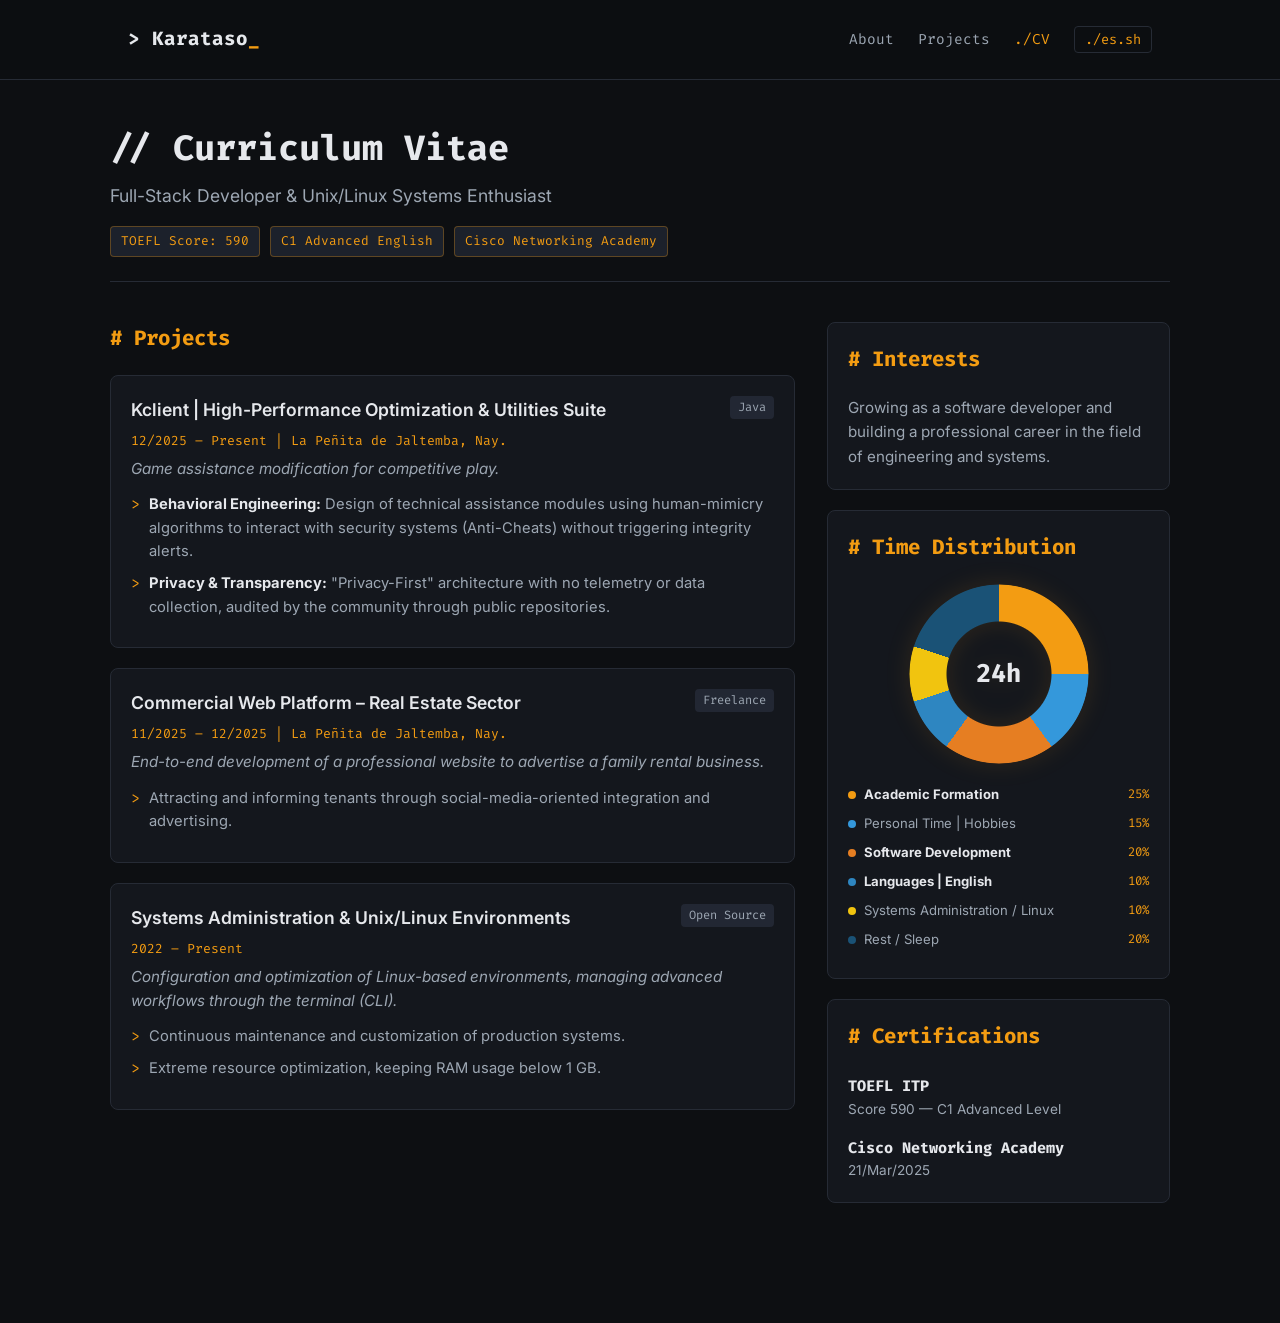
<file: cv.html>
<!DOCTYPE html>
<html lang="en">
<head>
    <meta charset="UTF-8">
    <meta name="viewport" content="width=device-width, initial-scale=1.0">
    <title data-i18n="cv.title">Curriculum Vitae | Karataso</title>
    <link rel="stylesheet" href="styles/cv.css">
    <link rel="preconnect" href="https://fonts.googleapis.com">
    <link rel="preconnect" href="https://fonts.gstatic.com" crossorigin>
    <link href="https://fonts.googleapis.com/css2?family=Fira+Code:wght@400;500;700&family=Inter:wght@300;400;600&display=swap" rel="stylesheet">
    <script src="scripts/lang.js" defer></script>
</head>
<body>

    <nav class="navbar">
        <a href="index.html" class="logo">&gt; Karataso<span>_</span></a>
        <div class="nav-links">
            <a href="index.html#about">About</a>
            <a href="index.html#projects">Projects</a>
            <a href="cv.html" class="active">./CV</a>
            <button id="lang-toggle" class="nav-lang" type="button">./es.sh</button>
        </div>
    </nav>

    <main class="cv-container">
        
        <header class="cv-header">
            <h1 class="glitch-title" data-i18n="cv.heading">// Curriculum Vitae</h1>
            <p class="subtitle" data-i18n="cv.subtitle">Full-Stack Developer & Unix/Linux Systems Enthusiast</p>
            <div class="header-badges">
                <span class="badge" data-i18n="cv.badge1">TOEFL Score: 590</span>
                <span class="badge" data-i18n="cv.badge2">C1 Advanced English</span>
                <span class="badge" data-i18n="cv.badge3">Cisco Networking Academy</span>
            </div>
        </header>

        <div class="cv-grid">
            
            <section class="cv-main">
                
                <h2 class="section-title"><span>#</span> <span data-i18n="cv.projects.title">Projects</span></h2>

                <article class="cv-card">
                    <div class="card-header">
                        <h3 data-i18n="cv.kclient.h">Kclient | High-Performance Optimization & Utilities Suite</h3>
                        <span class="tech-tag">Java</span>
                    </div>
                    <p class="meta" data-i18n="cv.kclient.meta">12/2025 – Present | La Peñita de Jaltemba, Nay.</p>
                    <p class="role-desc" data-i18n="cv.kclient.desc">Game assistance modification for competitive play.</p>
                    <ul>
                        <li><strong data-i18n="cv.kclient.b1h">Behavioral Engineering:</strong> <span data-i18n="cv.kclient.b1">Design of technical assistance modules using human-mimicry algorithms to interact with security systems (Anti-Cheats) without triggering integrity alerts.</span></li>
                        <li><strong data-i18n="cv.kclient.b2h">Privacy & Transparency:</strong> <span data-i18n="cv.kclient.b2">"Privacy-First" architecture with no telemetry or data collection, audited by the community through public repositories.</span></li>
                    </ul>
                </article>

                <article class="cv-card">
                    <div class="card-header">
                        <h3 data-i18n="cv.realty.h">Commercial Web Platform – Real Estate Sector</h3>
                        <span class="tech-tag">Freelance</span>
                    </div>
                    <p class="meta" data-i18n="cv.realty.meta">11/2025 – 12/2025 | La Peñita de Jaltemba, Nay.</p>
                    <p class="role-desc" data-i18n="cv.realty.desc">End-to-end development of a professional website to advertise a family rental business.</p>
                    <ul>
                        <li><span data-i18n="cv.realty.b1">Attracting and informing tenants through social-media-oriented integration and advertising.</span></li>
                    </ul>
                </article>

                <article class="cv-card">
                    <div class="card-header">
                        <h3 data-i18n="cv.linux.h">Systems Administration & Unix/Linux Environments</h3>
                        <span class="tech-tag">Open Source</span>
                    </div>
                    <p class="meta" data-i18n="cv.linux.meta">2022 – Present</p>
                    <p class="role-desc" data-i18n="cv.linux.desc">Configuration and optimization of Linux-based environments, managing advanced workflows through the terminal (CLI).</p>
                    <ul>
                        <li><span data-i18n="cv.linux.b1">Continuous maintenance and customization of production systems.</span></li>
                        <li><span data-i18n="cv.linux.b2">Extreme resource optimization, keeping RAM usage below 1 GB.</span></li>
                    </ul>
                </article>

            </section>

            <aside class="cv-sidebar">
                
                <div class="sidebar-block">
                    <h2 class="section-title"><span>#</span> <span data-i18n="cv.interests.title">Interests</span></h2>
                    <p class="interest-text" data-i18n="cv.interests.text">Growing as a software developer and building a professional career in the field of engineering and systems.</p>
                </div>

                <div class="sidebar-block">
                    <h2 class="section-title"><span>#</span> <span data-i18n="cv.time.title">Time Distribution</span></h2>
                    <div class="donut-wrapper">
                        <div class="donut-chart">
                            <div class="donut-ring"></div>
                            <div class="donut-center">
                                <span class="donut-center-text">24h</span>
                            </div>
                        </div>
                        <ul class="donut-legend">
                            <li><span class="dot a"></span> <strong data-i18n="cv.time.a">Academic Formation</strong> <span class="pct">25%</span></li>
                            <li><span class="dot b"></span> <span data-i18n="cv.time.b">Personal Time | Hobbies</span> <span class="pct">15%</span></li>
                            <li><span class="dot c"></span> <strong data-i18n="cv.time.c">Software Development</strong> <span class="pct">20%</span></li>
                            <li><span class="dot d"></span> <strong data-i18n="cv.time.d">Languages | English</strong> <span class="pct">10%</span></li>
                            <li><span class="dot e"></span> <span data-i18n="cv.time.e">Systems Admin / Linux</span> <span class="pct">10%</span></li>
                            <li><span class="dot f"></span> <span data-i18n="cv.time.f">Rest / Sleep</span> <span class="pct">20%</span></li>
                        </ul>
                    </div>
                </div>

                <div class="sidebar-block">
                    <h2 class="section-title"><span>#</span> <span data-i18n="cv.certs.title">Certifications</span></h2>
                    <div class="cert-item">
                        <strong>TOEFL ITP</strong>
                        <p data-i18n="cv.certs.toefl.p">Score 590 — C1 Advanced Level</p>
                    </div>
                    <div class="cert-item">
                        <strong>Cisco Networking Academy</strong>
                        <p>21/Mar/2025</p>
                    </div>
                </div>

            </aside>

        </div>
    </main>

</body>
</html>
</file>
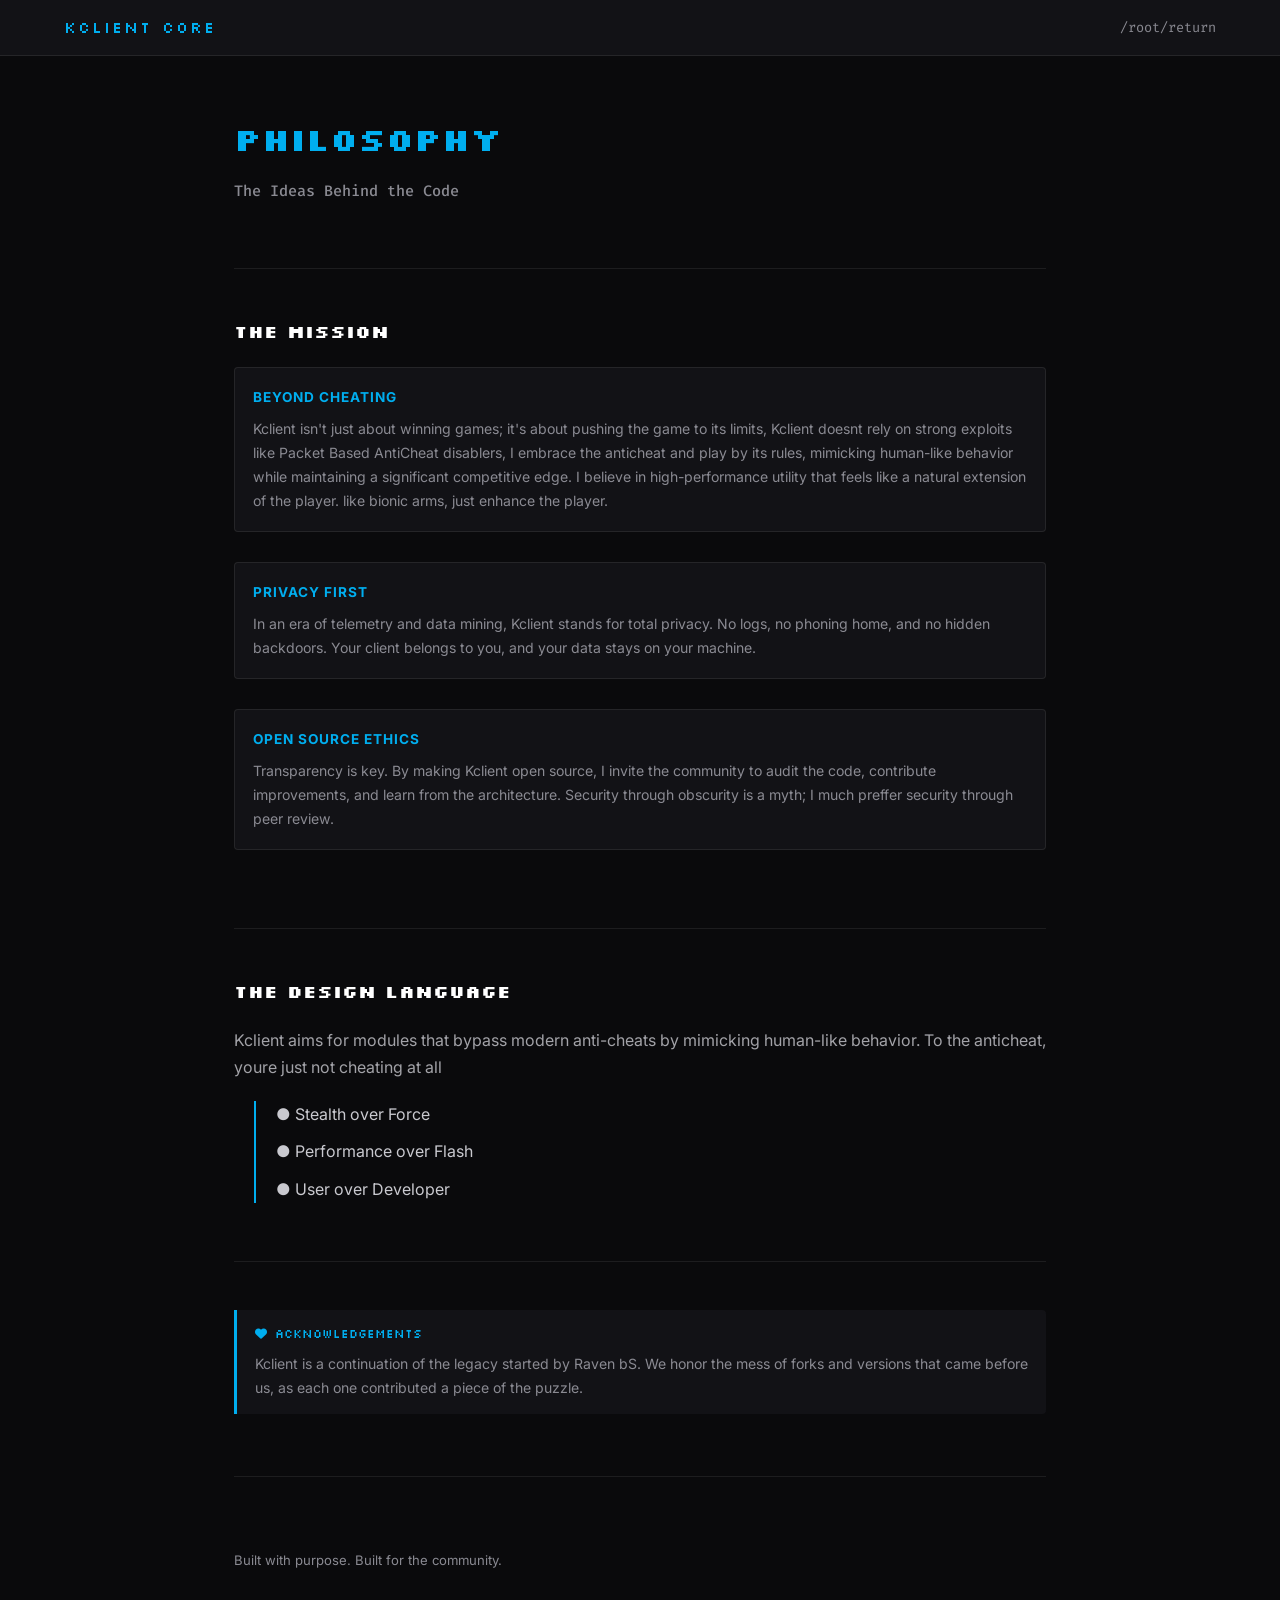
<file: Philosophy.html>
<!DOCTYPE html>
<html lang="en">
<head>
    <meta charset="UTF-8">
    <meta name="viewport" content="width=device-width, initial-scale=1.0">
    <title>Kclient | Philosophy & Vision</title>
    <link rel="stylesheet" href="styles/kclient.css">
    <link rel="stylesheet" href="https://cdnjs.cloudflare.com/ajax/libs/font-awesome/6.0.0-beta3/css/all.min.css">
</head>
<body>
    <header>
        <div class="nav-brand">KCLIENT CORE</div>
        <a href="Kclient.html" class="back-link">/root/return</a>
    </header>

    <main>
        <section class="hero">
            <h1>PHILOSOPHY</h1>
            <h3>The Ideas Behind the Code</h3>
        </section>

        <section id="mission">
            <h2>THE MISSION</h2>
            <div class="feature-box" style="margin-bottom: 30px;">
                <h3>Beyond Cheating</h3>
                <p>Kclient isn't just about winning games; it's about pushing the game to its limits, Kclient doesnt rely on strong exploits like Packet Based AntiCheat disablers, I embrace the anticheat and play by its rules, mimicking human-like behavior while maintaining a significant competitive edge. I believe in high-performance utility that feels like a natural extension of the player. like bionic arms, just enhance the player.</p>
            </div>
            
            <div class="feature-box" style="margin-bottom: 30px;">
                <h3>Privacy First</h3>
                <p>In an era of telemetry and data mining, Kclient stands for total privacy. No logs, no phoning home, and no hidden backdoors. Your client belongs to you, and your data stays on your machine.</p>
            </div>

            <div class="feature-box" style="margin-bottom: 30px;">
                <h3>Open Source Ethics</h3>
                <p>Transparency is key. By making Kclient open source, I invite the community to audit the code, contribute improvements, and learn from the architecture. Security through obscurity is a myth; I much preffer security through peer review.</p>
            </div>
        </section>

        <section id="vision">
            <h2>THE DESIGN LANGUAGE</h2>
            <p style="opacity: 0.8; margin-bottom: 20px;"> Kclient aims for modules that bypass modern anti-cheats by mimicking human-like behavior. To the anticheat, youre just not cheating at all</p>
            <ul style="list-style: none; margin-left: 20px; border-left: 2px solid var(--k-blue); padding-left: 20px;">
                <li style="margin-bottom: 10px;">● Stealth over Force</li>
                <li style="margin-bottom: 10px;">● Performance over Flash</li>
                <li style="margin-bottom: 10px;">● User over Developer</li>
            </ul>
        </section>

        <section id="thanks">
            <div class="callout credits">
                <div class="callout-header"><i class="fa-solid fa-heart"></i> Acknowledgements</div>
                <p>Kclient is a continuation of the legacy started by Raven bS. We honor the mess of forks and versions that came before us, as each one contributed a piece of the puzzle.</p>
            </div>
        </section>
    </main>

    <footer style="margin-top: 40px;">
        <p>Built with purpose. Built for the community.</p>
    </footer>
</body>
</html>
</file>
<file: styles/cv.css>
:root {
    --bg-color: #0d0f12;
    --card-bg: #14171d;
    --border-color: #262b35;
    --text-primary: #e6e8ec;
    --text-secondary: #9da7b3;
    --accent-orange: #f39c12;
    --accent-blue: #3498db;
    --font-mono: 'Fira Code', monospace;
    --font-sans: 'Inter', sans-serif;
}

* {
    box-sizing: border-box;
    margin: 0;
    padding: 0;
}

body {
    background-color: var(--bg-color);
    color: var(--text-primary);
    font-family: var(--font-sans);
    line-height: 1.6;
    padding-bottom: 60px;
}

/* Navigation */
.navbar {
    display: flex;
    justify-content: space-between;
    align-items: center;
    padding: 24px 10%;
    background-color: rgba(13, 15, 18, 0.9);
    border-bottom: 1px solid var(--border-color);
    position: sticky;
    top: 0;
    backdrop-filter: blur(8px);
    z-index: 100;
}

.logo {
    font-family: var(--font-mono);
    font-weight: 700;
    font-size: 1.2rem;
    color: var(--text-primary);
    text-decoration: none;
}

.logo span {
    color: var(--accent-orange);
}

.nav-links a {
    color: var(--text-secondary);
    text-decoration: none;
    margin-left: 20px;
    font-family: var(--font-mono);
    font-size: 0.9rem;
    transition: color 0.2s;
}

.nav-links a:hover,
.nav-links a.active {
    color: var(--accent-orange);
}

.nav-lang {
    background: none;
    border: 1px solid var(--border-color);
    border-radius: 4px;
    font-family: var(--font-mono);
    font-size: 0.85rem;
    color: var(--accent-orange);
    padding: 4px 10px;
    margin-left: 20px;
    cursor: pointer;
    transition: border-color 0.2s, color 0.2s;
}

.nav-lang:hover {
    border-color: var(--accent-orange);
    color: var(--accent-orange);
}

/* Layout */
.cv-container {
    max-width: 1100px;
    margin: 40px auto;
    padding: 0 20px;
}

.cv-header {
    margin-bottom: 40px;
    border-bottom: 1px solid var(--border-color);
    padding-bottom: 24px;
}

.glitch-title {
    font-family: var(--font-mono);
    font-size: 2.2rem;
    color: var(--text-primary);
}

.subtitle {
    color: var(--text-secondary);
    font-size: 1.1rem;
    margin-top: 6px;
}

.header-badges {
    display: flex;
    gap: 10px;
    margin-top: 16px;
    flex-wrap: wrap;
}

.badge {
    font-family: var(--font-mono);
    font-size: 0.8rem;
    background-color: #1c212b;
    color: var(--accent-orange);
    border: 1px solid rgba(243, 156, 18, 0.3);
    padding: 4px 10px;
    border-radius: 4px;
}

/* Grid System */
.cv-grid {
    display: grid;
    grid-template-columns: 2fr 1fr;
    gap: 32px;
}

@media (max-width: 768px) {
    .cv-grid {
        grid-template-columns: 1fr;
    }
}

.section-title {
    font-family: var(--font-mono);
    font-size: 1.3rem;
    margin-bottom: 20px;
    color: var(--text-primary);
}

.section-title span {
    color: var(--accent-orange);
}

/* Cards */
.cv-card {
    background-color: var(--card-bg);
    border: 1px solid var(--border-color);
    border-radius: 8px;
    padding: 20px;
    margin-bottom: 20px;
    transition: border-color 0.2s;
}

.cv-card:hover {
    border-color: #3b4252;
}

.card-header {
    display: flex;
    justify-content: space-between;
    align-items: flex-start;
    gap: 12px;
}

.card-header h3 {
    font-size: 1.1rem;
    font-weight: 600;
}

.tech-tag {
    font-family: var(--font-mono);
    font-size: 0.75rem;
    background-color: #222733;
    color: var(--text-secondary);
    padding: 2px 8px;
    border-radius: 4px;
    white-space: nowrap;
}

.meta {
    font-family: var(--font-mono);
    font-size: 0.82rem;
    color: var(--accent-orange);
    margin: 6px 0;
}

.role-desc {
    color: var(--text-secondary);
    font-size: 0.95rem;
    margin-bottom: 12px;
    font-style: italic;
}

.cv-card ul {
    list-style-type: none;
    padding-left: 0;
}

.cv-card li {
    position: relative;
    padding-left: 18px;
    margin-bottom: 8px;
    font-size: 0.92rem;
    color: var(--text-secondary);
}

.cv-card li strong {
    color: var(--text-primary);
}

.cv-card li::before {
    content: ">";
    position: absolute;
    left: 0;
    color: var(--accent-orange);
    font-family: var(--font-mono);
}

/* Sidebar Styling */
.sidebar-block {
    background-color: var(--card-bg);
    border: 1px solid var(--border-color);
    border-radius: 8px;
    padding: 20px;
    margin-bottom: 20px;
}

.interest-text {
    font-size: 0.95rem;
    color: var(--text-secondary);
}

.time-list {
    list-style: none;
}

.time-list li {
    font-size: 0.88rem;
    color: var(--text-secondary);
    margin-bottom: 10px;
    display: flex;
    align-items: center;
    gap: 10px;
}

.dot {
    width: 8px;
    height: 8px;
    border-radius: 50%;
    display: inline-block;
    flex-shrink: 0;
}

.dot.a { background-color: #f39c12; }
.dot.b { background-color: #3498db; }
.dot.c { background-color: #e67e22; }
.dot.d { background-color: #2e86c1; }
.dot.e { background-color: #f1c40f; }
.dot.f { background-color: #1a5276; }

/* Donut Chart */
.donut-wrapper {
    display: flex;
    flex-direction: column;
    align-items: center;
    gap: 20px;
}

.donut-ring {
    width: 100%;
    height: 100%;
    border-radius: 50%;
    background: conic-gradient(
        #f39c12 0deg 90deg,
        #3498db 90deg 144deg,
        #e67e22 144deg 216deg,
        #2e86c1 216deg 252deg,
        #f1c40f 252deg 288deg,
        #1a5276 288deg 360deg
    );
    -webkit-mask: radial-gradient(circle at center, transparent 52px, black 53px, black 89px, transparent 90px);
    mask: radial-gradient(circle at center, transparent 52px, black 53px, black 89px, transparent 90px);
    animation: donutSpin 1.2s cubic-bezier(0.22, 1, 0.36, 1) forwards;
    transform-origin: center;
}

@keyframes donutSpin {
    from { transform: rotate(-90deg); opacity: 0; }
    to { transform: rotate(0deg); opacity: 1; }
}

.donut-center {
    position: absolute;
    inset: 0;
    display: flex;
    align-items: center;
    justify-content: center;
}

.donut-center-text {
    font-family: var(--font-mono);
    font-size: 1.6rem;
    font-weight: 700;
    color: var(--text-primary);
}

.donut-chart {
    position: relative;
    width: 180px;
    height: 180px;
    filter: drop-shadow(0 0 12px rgba(243, 156, 18, 0.12));
    transition: filter 0.3s;
}

.donut-chart:hover {
    filter: drop-shadow(0 0 20px rgba(243, 156, 18, 0.25));
}

@keyframes fadeUp {
    from { opacity: 0; transform: translateY(10px); }
    to { opacity: 1; transform: translateY(0); }
}

.donut-legend {
    list-style: none;
    width: 100%;
}

.donut-legend li {
    font-size: 0.82rem;
    color: var(--text-secondary);
    margin-bottom: 8px;
    display: flex;
    align-items: center;
    gap: 8px;
    opacity: 0;
    animation: fadeUp 0.4s ease forwards;
}

.donut-legend li:nth-child(1) { animation-delay: 0.4s; }
.donut-legend li:nth-child(2) { animation-delay: 0.5s; }
.donut-legend li:nth-child(3) { animation-delay: 0.6s; }
.donut-legend li:nth-child(4) { animation-delay: 0.7s; }
.donut-legend li:nth-child(5) { animation-delay: 0.8s; }
.donut-legend li:nth-child(6) { animation-delay: 0.9s; }

.donut-legend li strong {
    color: var(--text-primary);
}

.donut-legend .pct {
    margin-left: auto;
    font-family: var(--font-mono);
    font-size: 0.78rem;
    color: var(--accent-orange);
}

.cert-item {
    margin-bottom: 14px;
}

.cert-item:last-child {
    margin-bottom: 0;
}

.cert-item strong {
    font-family: var(--font-mono);
    font-size: 0.95rem;
}

.cert-item p {
    font-size: 0.85rem;
    color: var(--text-secondary);
}
</file>
<file: styles/kclient.css>
@import url('https://fonts.googleapis.com/css2?family=Inter:wght@400;600;800&family=Silkscreen:wght@400;700&family=Fira+Code:wght@400;500&display=swap');

:root {
    --k-blue: #00AEEF;
    --k-blue-dim: rgba(0, 174, 239, 0.12);
    --k-dark: #0d0d0f;
    --k-darker: #0a0a0c;
    --k-panel: #121216;
    --k-border: rgba(255, 255, 255, 0.08);
    --k-text: #c9c9cf;
    --k-muted: #8a8a92;
    --k-mono: 'Fira Code', 'Courier New', monospace;
}

* {
    margin: 0;
    padding: 0;
    box-sizing: border-box;
}

body {
    background-color: var(--k-darker);
    color: var(--k-text);
    font-family: 'Inter', sans-serif;
    font-size: 16px;
    line-height: 1.7;
    overflow-x: hidden;
}

header {
    padding: 14px 5%;
    background: var(--k-panel);
    border-bottom: 1px solid var(--k-border);
    display: flex;
    justify-content: space-between;
    align-items: center;
    position: sticky;
    top: 0;
    z-index: 100;
}

.nav-brand {
    font-family: 'Silkscreen', cursive;
    color: var(--k-blue);
    font-size: 1rem;
    letter-spacing: 2px;
}

.back-link {
    color: var(--k-muted);
    text-decoration: none;
    font-size: 0.85rem;
    font-family: var(--k-mono);
    transition: color 0.15s;
}

.back-link:hover {
    color: var(--k-blue);
}

main {
    max-width: 860px;
    margin: 0 auto;
    padding: 0 24px;
}

section {
    padding: 48px 0;
    border-bottom: 1px solid var(--k-border);
}

h1 {
    font-family: 'Silkscreen', cursive;
    font-size: 2rem;
    color: var(--k-blue);
    margin-bottom: 12px;
}

.hero h3 {
    font-family: var(--k-mono);
    font-size: 0.95rem;
    font-weight: 500;
    color: var(--k-muted);
    margin-bottom: 16px;
}

h2 {
    font-family: 'Silkscreen', cursive;
    font-size: 1.1rem;
    color: #fff;
    margin-bottom: 20px;
}

h3 {
    font-size: 1rem;
    color: #fff;
}

p {
    margin-bottom: 12px;
}

a {
    color: var(--k-blue);
    text-decoration: none;
}

a:hover {
    text-decoration: underline;
}

code {
    font-family: var(--k-mono);
    font-size: 0.85em;
    background: var(--k-blue-dim);
    color: var(--k-blue);
    padding: 1px 5px;
    border-radius: 3px;
}

/* Hero */
.hero {
    padding: 56px 0 48px;
}

.hero-sub {
    font-size: 1.05rem;
    max-width: 620px;
    color: var(--k-text);
}

.hero-meta {
    font-family: var(--k-mono);
    font-size: 0.8rem;
    color: var(--k-muted);
    margin-bottom: 20px;
}

.hero-links {
    display: flex;
    flex-wrap: wrap;
    gap: 8px 18px;
    font-family: var(--k-mono);
    font-size: 0.85rem;
}

.hero-links a {
    color: var(--k-blue);
}

/* Facts table */
.facts {
    width: 100%;
    border-collapse: collapse;
    margin-top: 20px;
    font-size: 0.92rem;
}

.facts th,
.facts td {
    text-align: left;
    padding: 8px 12px 8px 0;
    border-bottom: 1px solid var(--k-border);
    vertical-align: top;
}

.facts th {
    color: var(--k-muted);
    font-weight: 600;
    font-family: var(--k-mono);
    font-size: 0.8rem;
    white-space: nowrap;
    padding-right: 28px;
}

.facts tr:last-child th,
.facts tr:last-child td {
    border-bottom: none;
}

/* Modules */
.section-note {
    font-size: 0.88rem;
    color: var(--k-muted);
    margin-bottom: 20px;
}

.features-grid {
    display: grid;
    grid-template-columns: repeat(auto-fit, minmax(240px, 1fr));
    gap: 14px;
}

.feature-box {
    background: var(--k-panel);
    border: 1px solid var(--k-border);
    padding: 18px;
    border-radius: 4px;
}

.feature-box h3 {
    color: var(--k-blue);
    font-size: 0.85rem;
    margin-bottom: 8px;
    text-transform: uppercase;
    letter-spacing: 1px;
}

.feature-box p {
    font-size: 0.88rem;
    color: var(--k-muted);
    margin-bottom: 0;
}

/* Screenshots */
.shots {
    display: grid;
    grid-template-columns: repeat(auto-fit, minmax(280px, 1fr));
    gap: 14px;
}

.shots figure {
    border: 1px solid var(--k-border);
    border-radius: 4px;
    overflow: hidden;
    background: var(--k-panel);
}

.shots img {
    display: block;
    width: 100%;
    height: auto;
}

.shots figcaption {
    font-family: var(--k-mono);
    font-size: 0.75rem;
    color: var(--k-muted);
    padding: 8px 12px;
    border-top: 1px solid var(--k-border);
}

/* Getting it */
.steps {
    margin: 0 0 16px 20px;
}

.steps li {
    margin-bottom: 10px;
    font-size: 0.95rem;
}

.build-note {
    font-size: 0.88rem;
    color: var(--k-muted);
}

/* Changelog */
.release {
    margin-bottom: 28px;
}

.release h3 {
    font-family: var(--k-mono);
    font-size: 0.95rem;
    color: var(--k-blue);
    margin-bottom: 10px;
}

.release .date {
    color: var(--k-muted);
    font-size: 0.78rem;
    margin-left: 10px;
}

.release ul {
    margin-left: 20px;
    font-size: 0.92rem;
}

.release li {
    margin-bottom: 4px;
}

.release li::marker {
    color: var(--k-blue);
}

#changelog .section-note {
    margin-bottom: 0;
}

/* Callouts */
.callout {
    background: var(--k-panel);
    border-left: 3px solid;
    padding: 14px 18px;
    margin-bottom: 14px;
    border-radius: 0 4px 4px 0;
}

.callout.credits { border-color: var(--k-blue); }
.callout.note { border-color: var(--k-blue); }
.callout.warning { border-color: #f39c12; }

.callout-header {
    font-family: 'Silkscreen', cursive;
    font-size: 0.75rem;
    margin-bottom: 8px;
    display: flex;
    align-items: center;
    gap: 8px;
    text-transform: uppercase;
}

.callout.credits .callout-header,
.callout.note .callout-header { color: var(--k-blue); }
.callout.warning .callout-header { color: #f39c12; }

.callout p {
    font-size: 0.88rem;
    color: var(--k-muted);
    margin-bottom: 8px;
}

.callout p:last-child { margin-bottom: 0; }

.callout strong { color: var(--k-text); }

/* Footer */
footer {
    padding: 32px 24px;
    max-width: 860px;
    margin: 0 auto;
    font-size: 0.82rem;
    color: var(--k-muted);
}

@media (max-width: 640px) {
    .hero h1 { font-size: 1.5rem; }
    section { padding: 36px 0; }
    .facts th { display: block; padding-bottom: 2px; }
    .facts td { display: block; padding-bottom: 10px; }
    .facts tr { border-bottom: 1px solid var(--k-border); }
    .facts tr:last-child { border-bottom: none; }
}
</file>
